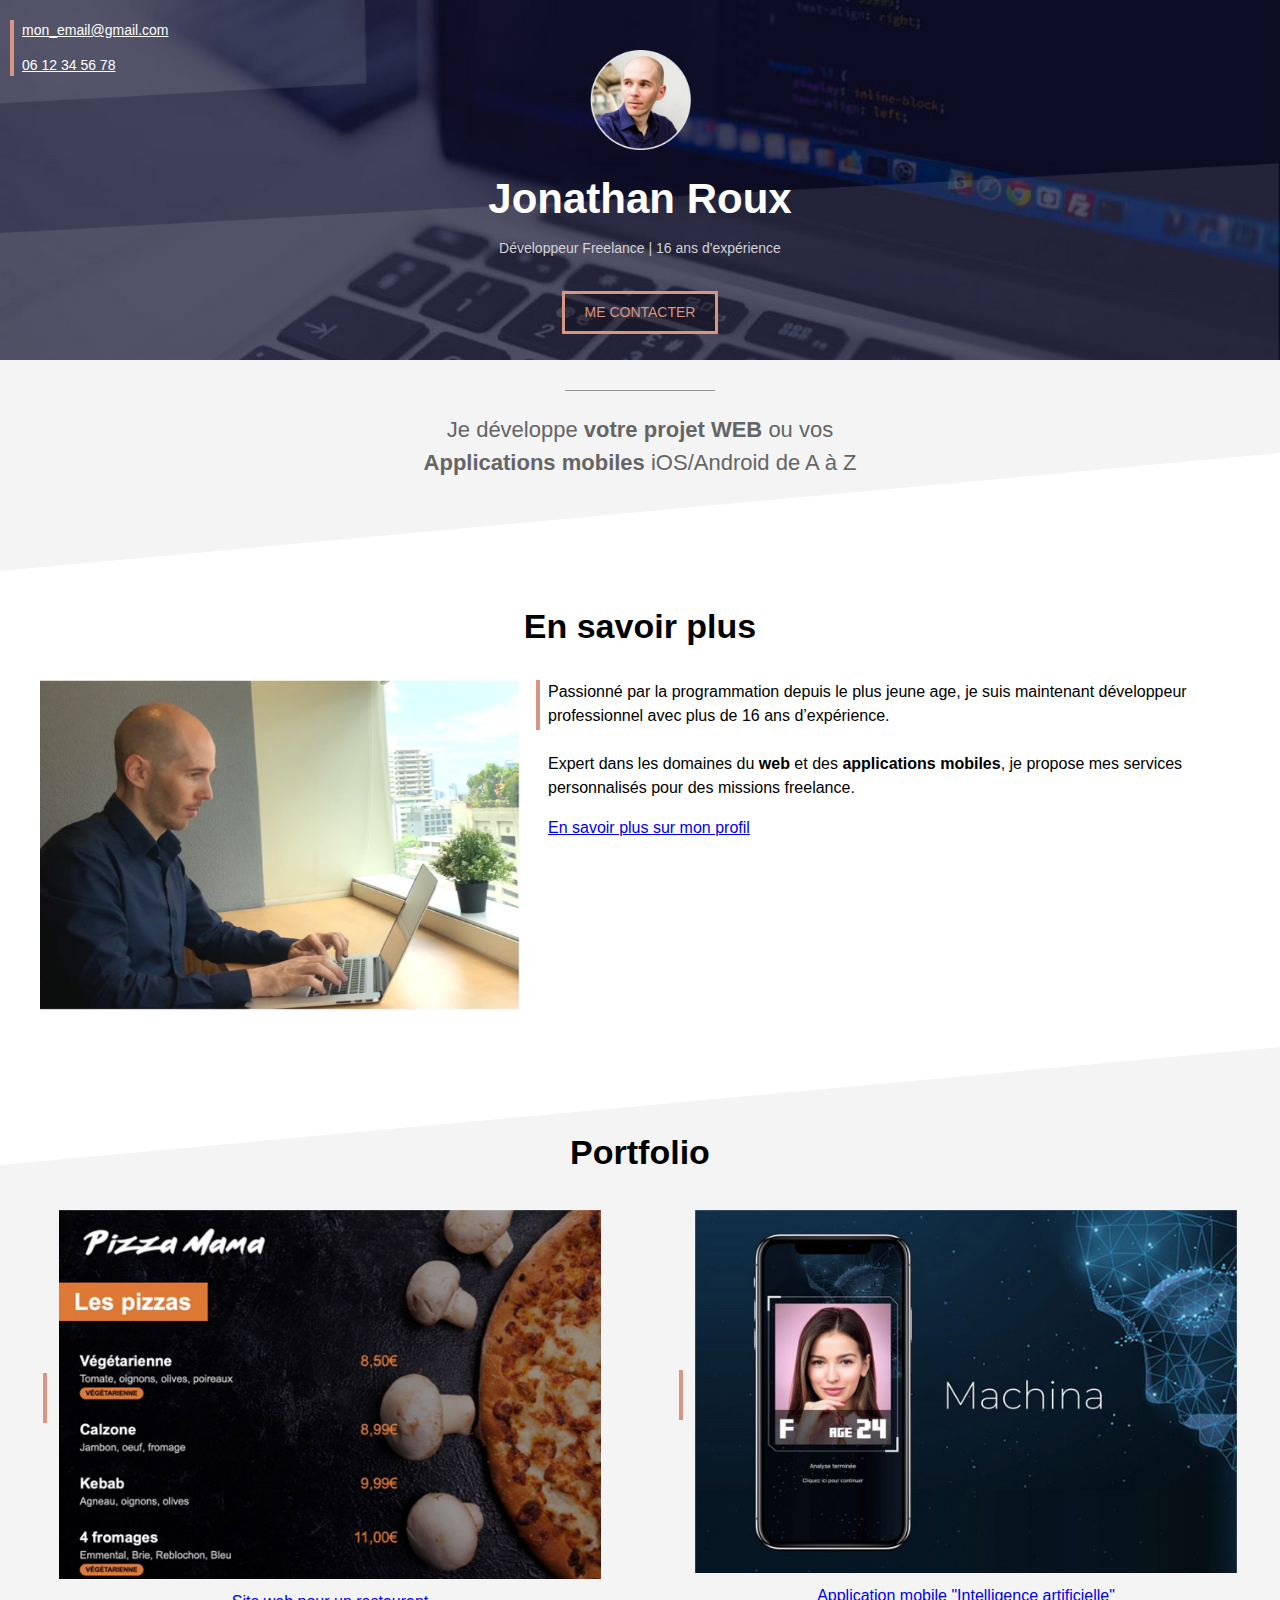
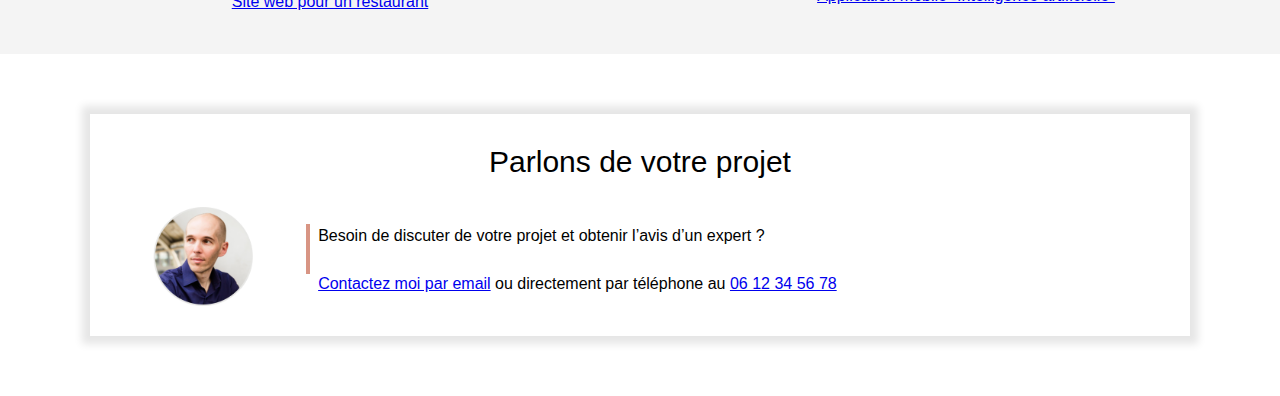
<file: 4_site_web_pro/SITE_PRO-1-INDEX/index.html>
<!DOCTYPE html>
<html lang="fr">
<head>
    <meta charset="UTF-8">
    <meta name="viewport" content="width=device-width, initial-scale=1.0">
    <title>Jonathan Roux</title>
    <link rel="stylesheet" href="style.css">
</head>
<body>
    <!-- COUVERTURE -->
    <div class="cover">
        <img class="cover-profile" src="profile.png"/>
        <h1>Jonathan Roux</h1>
        <p>Développeur Freelance | 16 ans d'expérience</p>
        
        <div style="text-align: center;">
            <a class="contact-button" href="mailto:mon_email@gmail.com?subject=Contact%20depuis%20jonathanroux.com">ME CONTACTER</a>
        </div>
        <div class="cover-contact">
            <p><a href="mailto:mon_email@gmail.com?subject=Contact%20depuis%20jonathanroux.com">mon_email@gmail.com</a></p>
            <p><a href="tel:+33612345678">06 12 34 56 78</a></p>
        </div>
    </div>

    <!-- SECTION GRISE 1 -->
    <div class="section section-grise1">
        <div class="separateur"></div>
        <p>Je développe <b>votre projet WEB</b> ou vos <b>Applications mobiles</b> iOS/Android de A à Z</p>
    </div>

    <!-- SECTION BLANCHE -->
    <div class="section">
        <h2>En savoir plus</h2>
        <img src="profile2.jpg" class="col40"/>
        <div class="col60 float-right" style="padding-left: 16px;">
            <div class="texte-avec-ligne-verticale">
                <p>Passionné par la programmation depuis le plus jeune age, je suis maintenant développeur professionnel avec plus de 16 ans d’expérience.<br><br>
                    Expert dans les domaines du <b>web</b> et des <b>applications mobiles</b>, je propose mes services personnalisés pour des missions freelance.</p>
                <a href="https://www.linkedin.com/in/rouxjonathan" target="_blank">En savoir plus sur mon profil</a>
            </div>
        </div>
        
    </div>

    <!-- SECTION GRISE 2 -->
    <div class="section section-grise2">
        <h2>Portfolio</h2>
        <table class="col-portfolio" style="display:inline-block">
            <tr>
                <td><div class="barre-verticale"></div></td>
                <td><img style="width:100%" src="project1small.jpg"></td>
            </tr>
            <tr>
                <td></td>
                <td align="center"><a href="#">Site web pour un restaurant</a></td>
            </tr>
        </table>
        <table  class="col-portfolio float-right">
            <tr>
                <td><div class="barre-verticale"></div></td>
                <td><img style="width:100%" src="project2small.jpg"></td>
            </tr>
            <tr>
                <td></td>
                <td align="center"><a href="#">Application mobile "Intelligence artificielle"</a></td>
            </tr>
        </table>
    </div>

    <!-- SECTION BLANCHE -->
    <div class="section">
        <div class="frame">
            <p class="frame-title">Parlons de votre projet</p>
            <table style="width: 100%">
                <tr>
                    <td valign="top" align="center"><img src="profile.png" style="width: 100px"></td>
                    <td>
                        <div class="texte-avec-ligne-verticale"
                        style="margin-left: 20px">
                            <p>
                                Besoin de discuter de votre projet 
                                et obtenir l’avis d’un expert ?
                                <br><br>
                                <a href="mailto:mon_email@gmail.com?subject=Contact%20depuis%20jonathanroux.com">Contactez moi par email</a> ou directement
                                par téléphone au <a href="tel:+33612345678">06 12 34 56 78</a>

                            </p>
                        </div>
                    </td>
                </tr>
            </table>

        </div>
    </div>
</body>
</html>
</file>
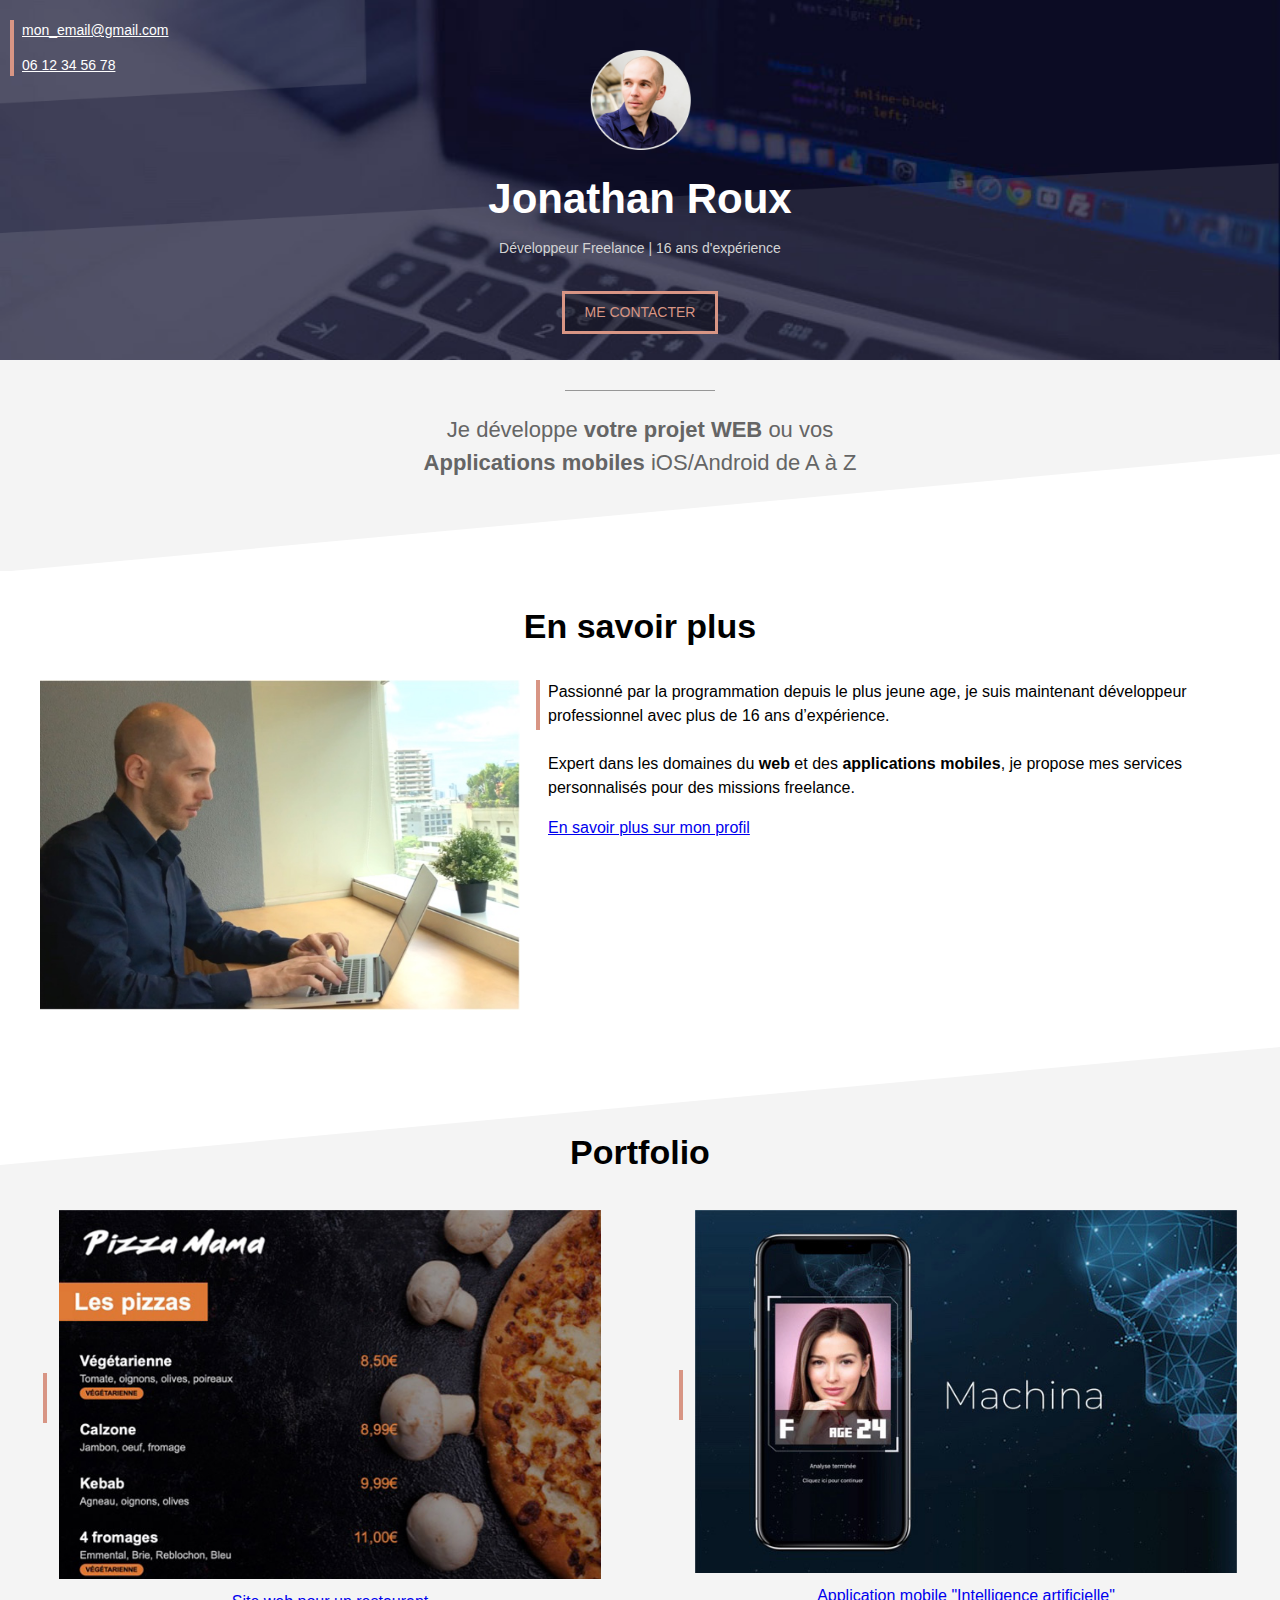
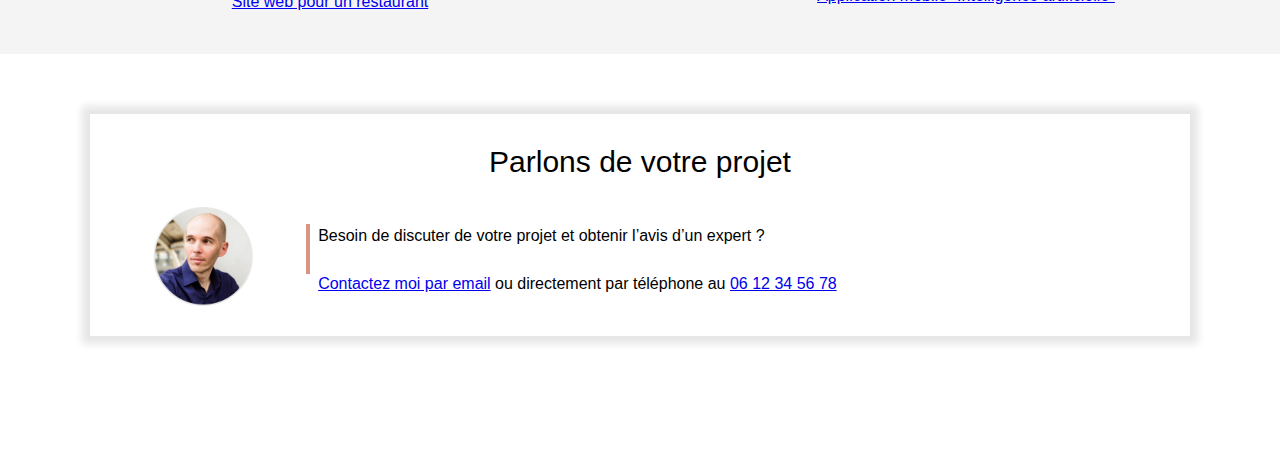
<file: 4_site_web_pro/SITE_PRO-2-PORTFOLIO/index.html>
<!DOCTYPE html>
<html lang="fr">
<head>
    <meta charset="UTF-8">
    <meta name="viewport" content="width=device-width, initial-scale=1.0">
    <title>Jonathan Roux</title>
    <link rel="stylesheet" href="style.css">
</head>
<body>
    <!-- COUVERTURE -->
    <div class="cover">
        <img class="cover-profile" src="profile.png"/>
        <h1>Jonathan Roux</h1>
        <p>Développeur Freelance | 16 ans d'expérience</p>
        
        <div style="text-align: center;">
            <a class="contact-button" href="mailto:mon_email@gmail.com?subject=Contact%20depuis%20jonathanroux.com">ME CONTACTER</a>
        </div>
        <div class="cover-contact">
            <p><a href="mailto:mon_email@gmail.com?subject=Contact%20depuis%20jonathanroux.com">mon_email@gmail.com</a></p>
            <p><a href="tel:+33612345678">06 12 34 56 78</a></p>
        </div>
    </div>

    <!-- SECTION GRISE 1 -->
    <div class="section section-grise1">
        <div class="separateur"></div>
        <p>Je développe <b>votre projet WEB</b> ou vos <b>Applications mobiles</b> iOS/Android de A à Z</p>
    </div>

    <!-- SECTION BLANCHE -->
    <div class="section">
        <h2>En savoir plus</h2>
        <img src="profile2.jpg" class="col40"/>
        <div class="col60 float-right" style="padding-left: 16px;">
            <div class="texte-avec-ligne-verticale">
                <p>Passionné par la programmation depuis le plus jeune age, je suis maintenant développeur professionnel avec plus de 16 ans d’expérience.<br><br>
                    Expert dans les domaines du <b>web</b> et des <b>applications mobiles</b>, je propose mes services personnalisés pour des missions freelance.</p>
                <a href="https://www.linkedin.com/in/rouxjonathan" target="_blank">En savoir plus sur mon profil</a>
            </div>
        </div>
        
    </div>

    <!-- SECTION GRISE 2 -->
    <div class="section section-grise2">
        <h2>Portfolio</h2>
        <table class="col-portfolio" style="display:inline-block">
            <tr>
                <td><div class="barre-verticale"></div></td>
                <td><a href="portfolio-site-restaurant.html"><img style="width:100%" src="project1small.jpg"></a></td>
            </tr>
            <tr>
                <td></td>
                <td align="center"><a href="portfolio-site-restaurant.html">Site web pour un restaurant</a></td>
            </tr>
        </table>
        <table  class="col-portfolio float-right">
            <tr>
                <td><div class="barre-verticale"></div></td>
                <td><a href="portfolio-application-mobile-ai.html"><img style="width:100%" src="project2small.jpg"></a></td>
            </tr>
            <tr>
                <td></td>
                <td align="center"><a href="portfolio-application-mobile-ai.html">Application mobile "Intelligence artificielle"</a></td>
            </tr>
        </table>
    </div>

    <!-- SECTION BLANCHE FRAME -->
    <div class="section">
        <iframe src="contact-frame.html" scrolling="no"/>
    </div>
</body>
</html>
</file>
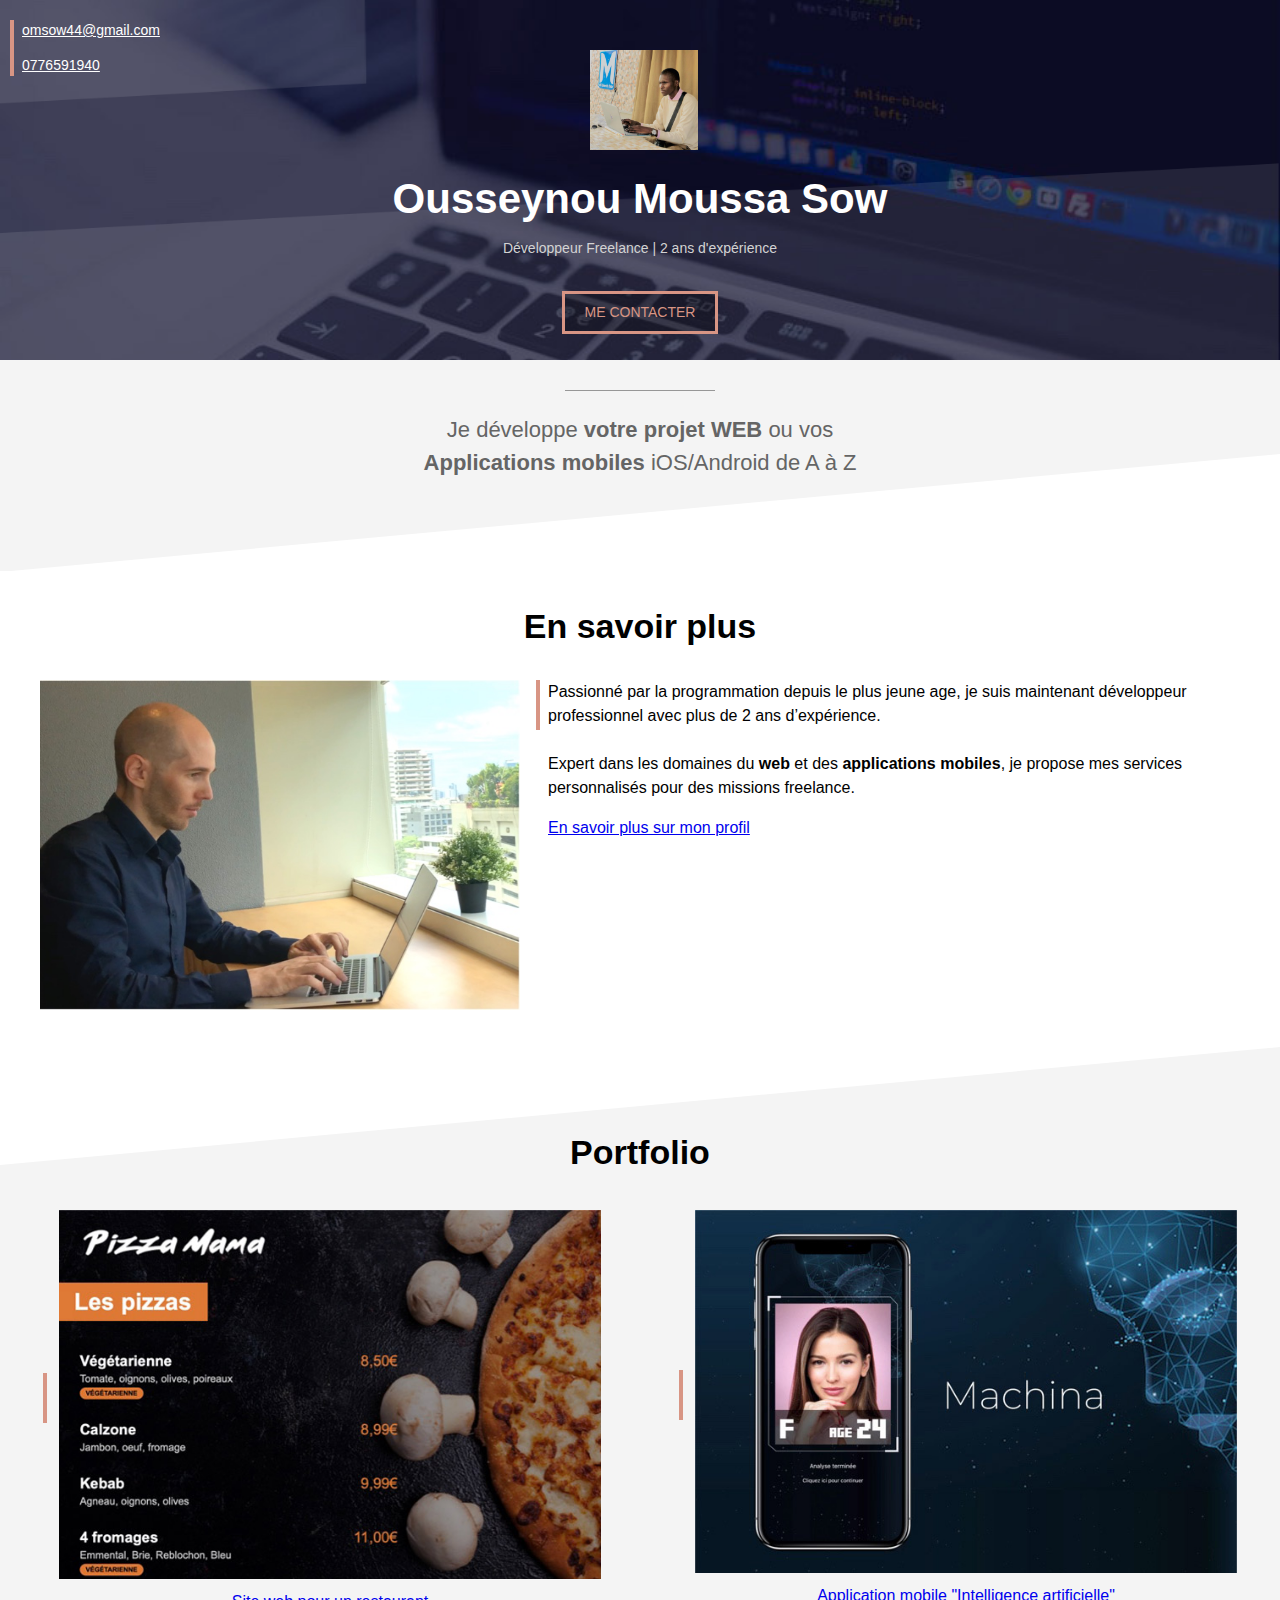
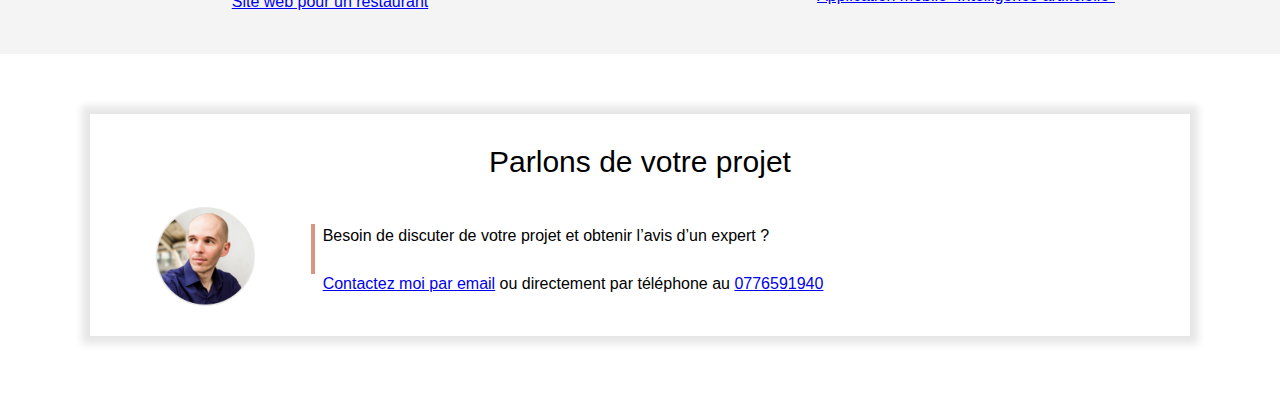
<file: 4_site_web_pro/SITE_PRO-3-RESPONSIVE/index.html>
<!DOCTYPE html>
<html lang="fr">
<head>
    <meta charset="UTF-8">
    <meta name="viewport" content="width=device-width, initial-scale=1.0">
    <title>Ousseynou Moussa Sow</title>
    <link rel="stylesheet" href="style.css">
</head>
<body>
    <!-- COUVERTURE -->
    <div class="cover">
        <img class="cover-profile" src="profil.png"/>
        <h1>Ousseynou Moussa Sow</h1>
        <p>Développeur Freelance | 2 ans d'expérience</p>
        
        <div style="text-align: center;">
            <a class="contact-button" href="mailto:omsow44@gmail.com">ME CONTACTER</a>
        </div>
        <div class="cover-contact">
            <p><a href="mailto:omsow44@gmail.com">omsow44@gmail.com</a></p>
            <p><a href="tel:+221776591940">0776591940</a></p>
        </div>
    </div>

    <!-- SECTION GRISE 1 -->
    <div class="section section-grise1">
        <div class="separateur"></div>
        <p>Je développe <b>votre projet WEB</b> ou vos <b>Applications mobiles</b> iOS/Android de A à Z</p>
    </div>

    <!-- SECTION BLANCHE -->
    <div class="section">
        <h2>En savoir plus</h2>
        <img src="profile2.jpg" class="col-contenu"/>
        <div class="col-contenu float-right">
            <div class="texte-avec-ligne-verticale">
                <p>Passionné par la programmation depuis le plus jeune age, je suis maintenant développeur professionnel avec plus de 2 ans d’expérience.<br><br>
                    Expert dans les domaines du <b>web</b> et des <b>applications mobiles</b>, je propose mes services personnalisés pour des missions freelance.</p>
                <a href="https://www.linkedin.com/in/moussa-sow-822678257/" target="_blank">En savoir plus sur mon profil</a>
            </div>
        </div>
        
    </div>

    <!-- SECTION GRISE 2 -->
    <div class="section section-grise2">
        <h2>Portfolio</h2>
        <table class="col-portfolio" style="display:inline-block">
            <tr>
                <td><div class="barre-verticale"></div></td>
                <td><a href="portfolio-site-restaurant.html"><img style="width:100%" src="project1small.jpg"></a></td>
            </tr>
            <tr>
                <td></td>
                <td align="center"><a href="portfolio-site-restaurant.html">Site web pour un restaurant</a></td>
            </tr>
        </table>
        <table  class="col-portfolio float-right">
            <tr>
                <td><div class="barre-verticale"></div></td>
                <td><a href="portfolio-application-mobile-ai.html"><img style="width:100%" src="project2small.jpg"></a></td>
            </tr>
            <tr>
                <td></td>
                <td align="center"><a href="portfolio-application-mobile-ai.html">Application mobile "Intelligence artificielle"</a></td>
            </tr>
        </table>
    </div>

    <!-- SECTION BLANCHE FRAME -->
    <iframe src="contact-frame.html" scrolling="no"/>
</body>
</html>
</file>
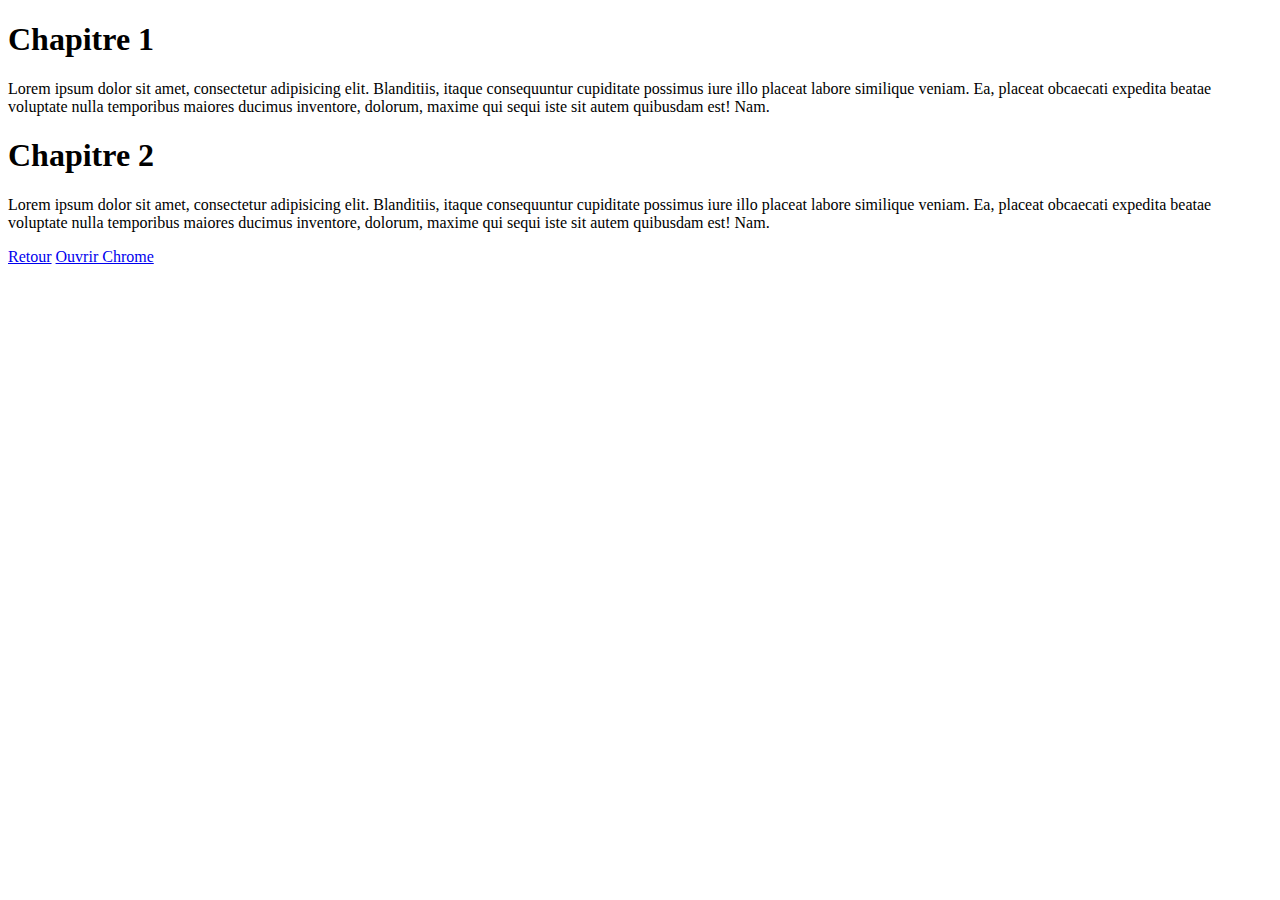
<file: 4_site_web_pro/SITE_PRO-1-INDEX/contact.html>
<!DOCTYPE html>
<html lang="en">
<head>
    <meta charset="UTF-8">
    <meta http-equiv="X-UA-Compatible" content="IE=edge">
    <meta name="viewport" content="width=device-width, initial-scale=1.0">
    <title>Document</title>
</head>
<body>
    <h1>Chapitre 1</h1>
    <p> Lorem ipsum dolor sit amet, consectetur adipisicing elit. Blanditiis, itaque consequuntur cupiditate possimus iure illo placeat labore similique veniam. Ea, placeat obcaecati expedita beatae voluptate nulla temporibus maiores ducimus inventore, dolorum, maxime qui sequi iste sit autem quibusdam est! Nam.</p> 
    <h1>Chapitre 2</h1>
    <p> Lorem ipsum dolor sit amet, consectetur adipisicing elit. Blanditiis, itaque consequuntur cupiditate possimus iure illo placeat labore similique veniam. Ea, placeat obcaecati expedita beatae voluptate nulla temporibus maiores ducimus inventore, dolorum, maxime qui sequi iste sit autem quibusdam est! Nam.</p> 
    <a href="Cours.html">Retour</a>
    <a href="https://www.oogle.com" target="_blank">Ouvrir Chrome</a>
</body>
</html>
</file>
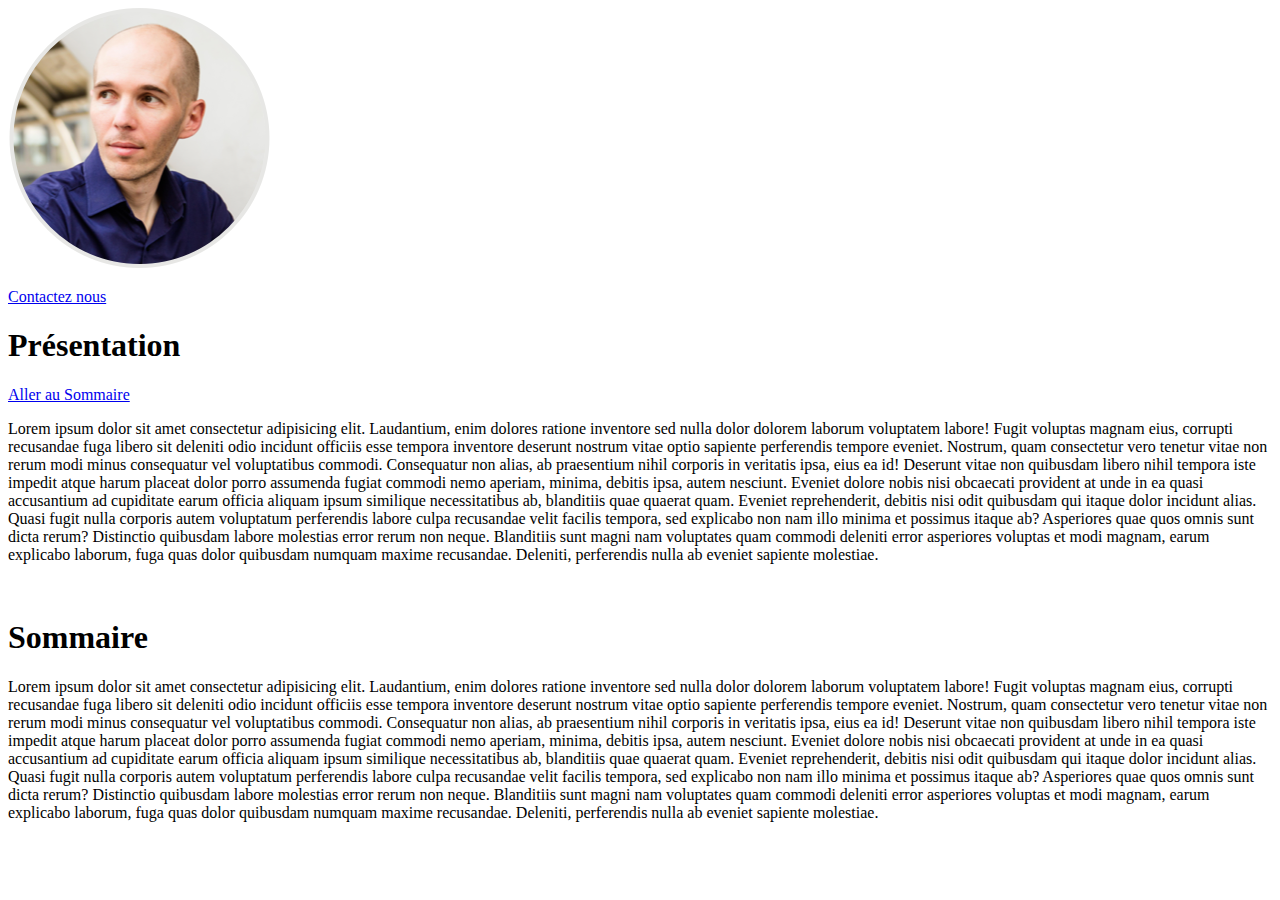
<file: 4_site_web_pro/SITE_PRO-1-INDEX/Cours.html>
<!DOCTYPE html>
<html lang="fr">
<head>
    <meta charset="UTF-8">
    <meta http-equiv="X-UA-Compatible" content="IE=edge">
    <meta name="viewport" content="width=device-width, initial-scale=1.0">
    <title>Mon programme</title>
</head>
<body>
    <img src="profile.png">
    <p>    <a href="contact.html">Contactez nous</a>
    </p>
    <h1>Présentation</h1>
    <a href="#sommaire">Aller au Sommaire</a>
    <p>Lorem ipsum dolor sit amet consectetur adipisicing elit. Laudantium, enim dolores ratione inventore sed nulla dolor dolorem laborum voluptatem labore! Fugit voluptas magnam eius, corrupti recusandae fuga libero sit deleniti odio incidunt officiis esse tempora inventore deserunt nostrum vitae optio sapiente perferendis tempore eveniet. Nostrum, quam consectetur vero tenetur vitae non rerum modi minus consequatur vel voluptatibus commodi. Consequatur non alias, ab praesentium nihil corporis in veritatis ipsa, eius ea id! Deserunt vitae non quibusdam libero nihil tempora iste impedit atque harum placeat dolor porro assumenda fugiat commodi nemo aperiam, minima, debitis ipsa, autem nesciunt. Eveniet dolore nobis nisi obcaecati provident at unde in ea quasi accusantium ad cupiditate earum officia aliquam ipsum similique necessitatibus ab, blanditiis quae quaerat quam. Eveniet reprehenderit, debitis nisi odit quibusdam qui itaque dolor incidunt alias. Quasi fugit nulla corporis autem voluptatum perferendis labore culpa recusandae velit facilis tempora, sed explicabo non nam illo minima et possimus itaque ab? Asperiores quae quos omnis sunt dicta rerum? Distinctio quibusdam labore molestias error rerum non neque. Blanditiis sunt magni nam voluptates quam commodi deleniti error asperiores voluptas et modi magnam, earum explicabo laborum, fuga quas dolor quibusdam numquam maxime recusandae. Deleniti, perferendis nulla ab eveniet sapiente molestiae.</p>
      <br>
    <h1 id="sommaire">Sommaire</h1>
    <p>Lorem ipsum dolor sit amet consectetur adipisicing elit. Laudantium, enim dolores ratione inventore sed nulla dolor dolorem laborum voluptatem labore! Fugit voluptas magnam eius, corrupti recusandae fuga libero sit deleniti odio incidunt officiis esse tempora inventore deserunt nostrum vitae optio sapiente perferendis tempore eveniet. Nostrum, quam consectetur vero tenetur vitae non rerum modi minus consequatur vel voluptatibus commodi. Consequatur non alias, ab praesentium nihil corporis in veritatis ipsa, eius ea id! Deserunt vitae non quibusdam libero nihil tempora iste impedit atque harum placeat dolor porro assumenda fugiat commodi nemo aperiam, minima, debitis ipsa, autem nesciunt. Eveniet dolore nobis nisi obcaecati provident at unde in ea quasi accusantium ad cupiditate earum officia aliquam ipsum similique necessitatibus ab, blanditiis quae quaerat quam. Eveniet reprehenderit, debitis nisi odit quibusdam qui itaque dolor incidunt alias. Quasi fugit nulla corporis autem voluptatum perferendis labore culpa recusandae velit facilis tempora, sed explicabo non nam illo minima et possimus itaque ab? Asperiores quae quos omnis sunt dicta rerum? Distinctio quibusdam labore molestias error rerum non neque. Blanditiis sunt magni nam voluptates quam commodi deleniti error asperiores voluptas et modi magnam, earum explicabo laborum, fuga quas dolor quibusdam numquam maxime recusandae. Deleniti, perferendis nulla ab eveniet sapiente molestiae.</p>
   
        
       
</body>
</html>
</file>
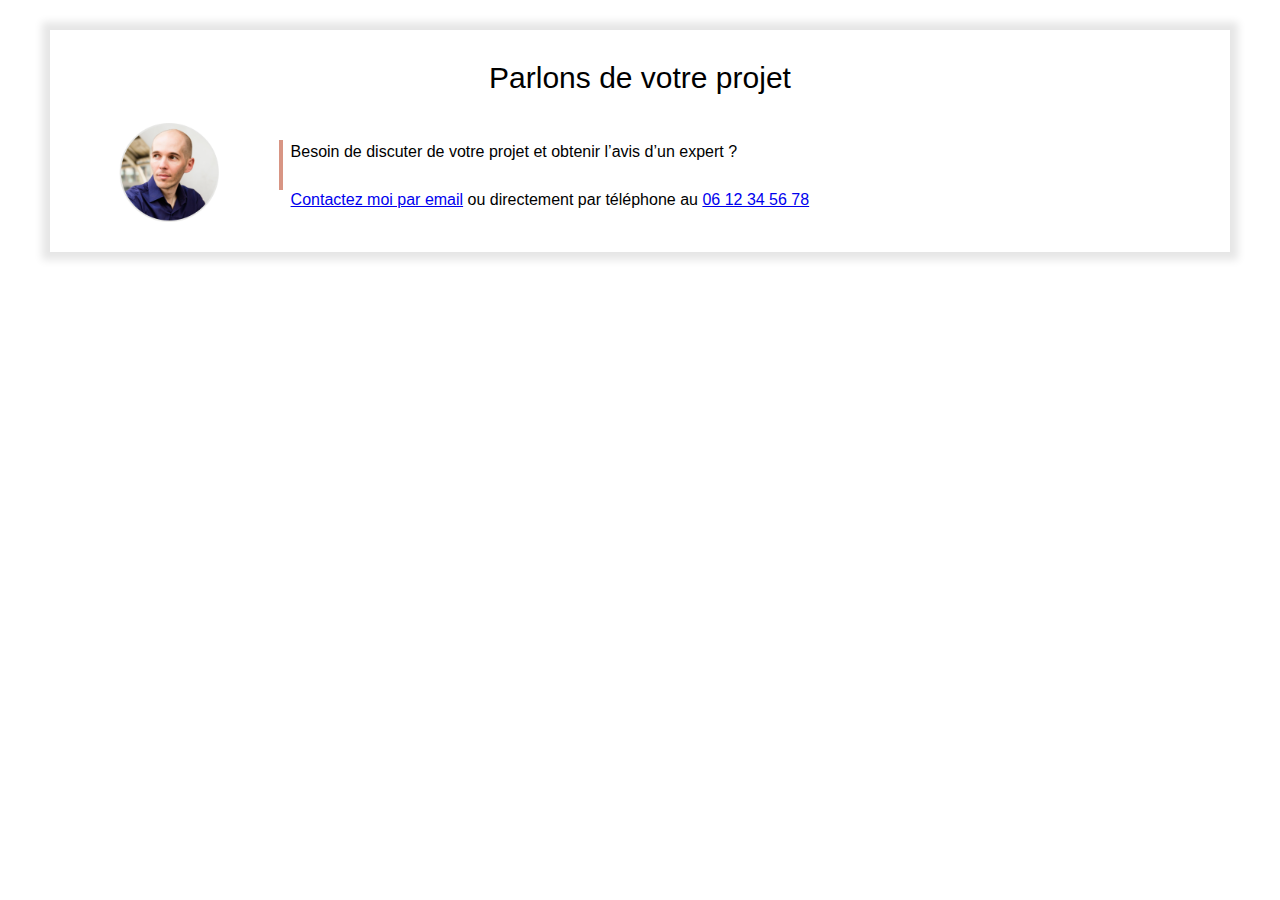
<file: 4_site_web_pro/SITE_PRO-2-PORTFOLIO/contact-frame.html>
<!DOCTYPE html>
<html lang="fr">
<head>
    <meta charset="UTF-8">
    <meta name="viewport" content="width=device-width, initial-scale=1.0">
    <link rel="stylesheet" href="style.css">
</head>
<body>
    <div class="frame">
        <p class="frame-title">Parlons de votre projet</p>
        <table style="width: 100%">
            <tr>
                <td valign="top" align="center"><img src="profile.png" style="width: 100px"></td>
                <td>
                    <div class="texte-avec-ligne-verticale"
                    style="margin-left: 20px">
                        <p>
                            Besoin de discuter de votre projet 
                            et obtenir l’avis d’un expert ?
                            <br><br>
                            <a href="mailto:mon_email@gmail.com?subject=Contact%20depuis%20jonathanroux.com">Contactez moi par email</a> ou directement
                            par téléphone au <a href="tel:+33612345678">06 12 34 56 78</a>

                        </p>
                    </div>
                </td>
            </tr>
        </table>

    </div>
</body>
</file>
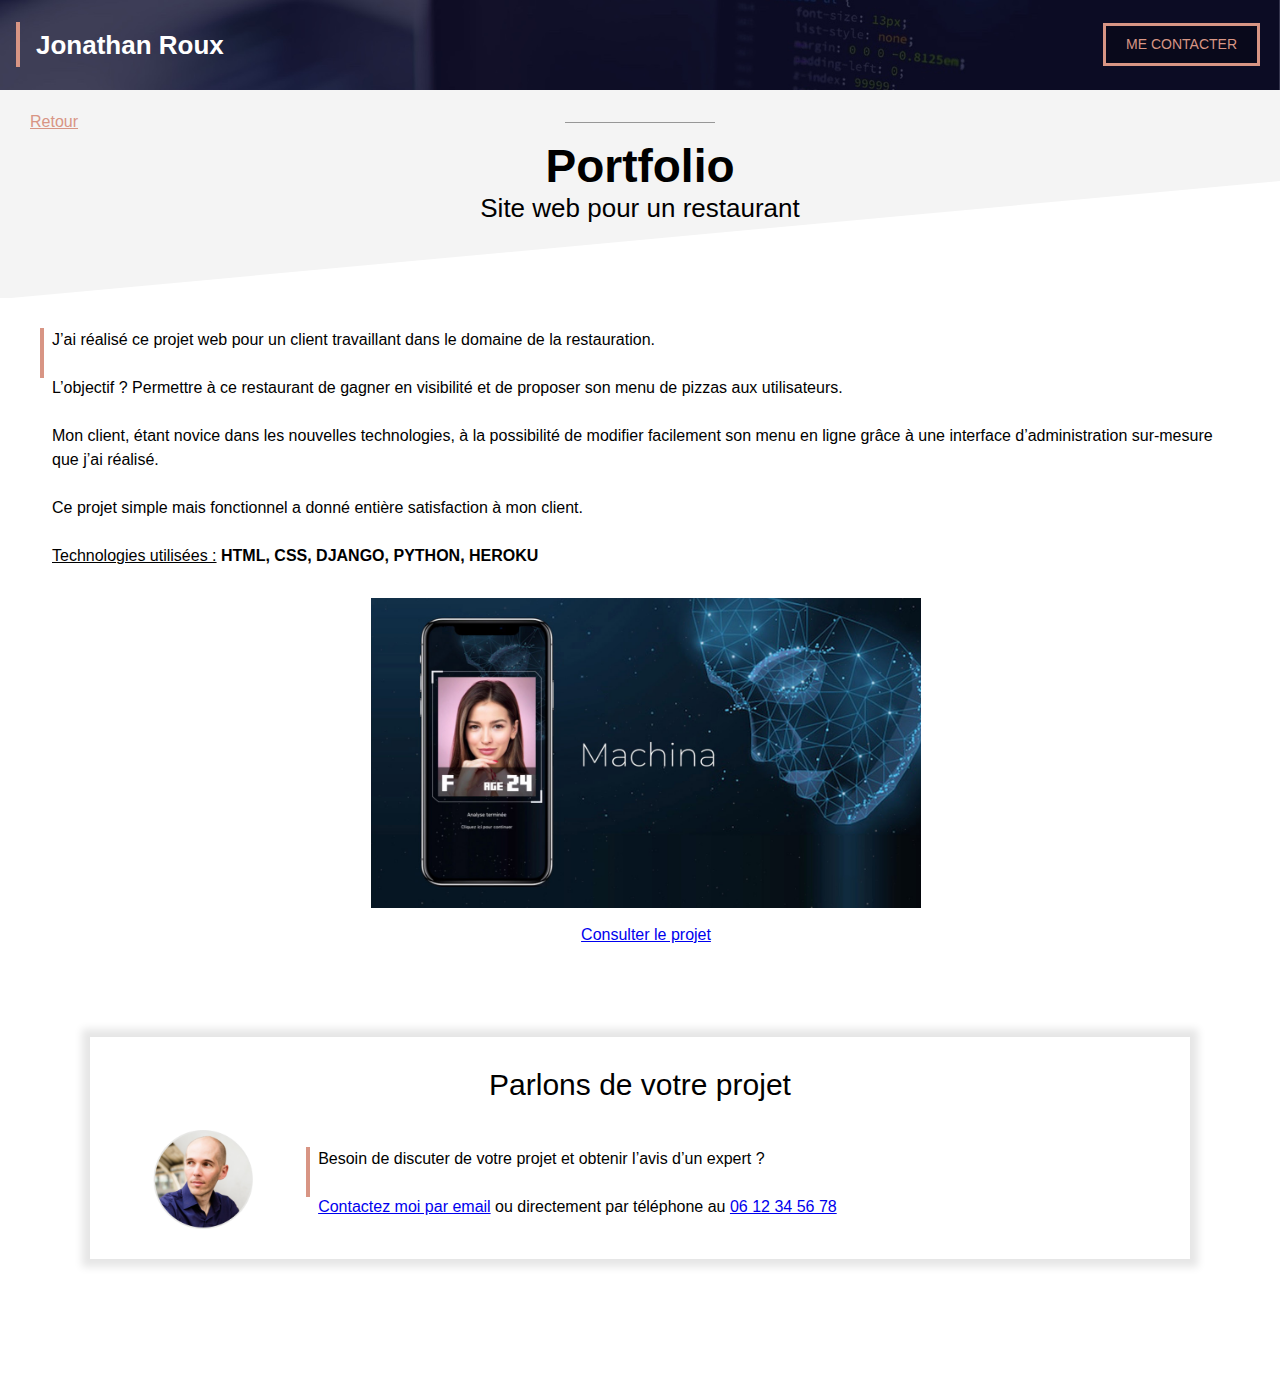
<file: 4_site_web_pro/SITE_PRO-2-PORTFOLIO/portfolio-application-mobile-ai.html>
<!DOCTYPE html>
<html lang="fr">
<head>
    <meta charset="UTF-8">
    <meta name="viewport" content="width=device-width, initial-scale=1.0">
    <title>Application Mobile</title>
    <link rel="stylesheet" href="style.css">
</head>
<body>

    <!-- HEADER -->
    <div class="portfolio-header">
        <div class="texte-avec-ligne-verticale"
        style="margin-left: 16px; margin-top: 22px; height: 45px">
            <p class="portfolio-header-title">Jonathan Roux</p>
        </div>
        <a class="contact-button"
            style="position: absolute; right: 20px; top:5px;"
        href="mailto:mon_email@gmail.com?subject=Contact%20depuis%20jonathanroux.com">ME CONTACTER</a>

    </div>

    <!-- SECTION GRISE TITRE -->
    <div class="section section-grise1" style="padding-top:20px">
        <a class="portfolio-back" href="index.html">Retour</a>
        <div class="separateur" style="margin-top:-12px;"></div>
        <h1 class="portfolio">Portfolio</h1>
        <h2 class="portfolio">Site web pour un restaurant</h2>
    </div>

    <!-- SECTION CONTENU -->
    <div class="section">
        <div class="texte-avec-ligne-verticale">
            <p>
                J’ai réalisé ce projet web pour un client travaillant dans le domaine de la restauration.
                <br><br>
                L’objectif ? Permettre à ce restaurant de gagner en visibilité et de proposer son menu de pizzas aux utilisateurs.
                <br><br>
                Mon client, étant novice dans les nouvelles technologies, à la possibilité de modifier facilement son menu en ligne grâce à une interface d’administration sur-mesure que j’ai réalisé.
                <br><br>
                Ce projet simple mais fonctionnel a donné entière satisfaction à mon client.
                <br><br>
                <u>Technologies utilisées :</u> <b>HTML, CSS, DJANGO, PYTHON, HEROKU</b>

            </p>
            <div style="text-align: center; margin-top: 30px">
                <a href="https://jrpizzamamadjango2.herokuapp.com"><img class="portfolio" src="project2.jpg"></a>
                <a style="display: block; margin-top: 8px;" href="https://jrpizzamamadjango2.herokuapp.com">Consulter le projet</a>
            </div>
        </div>
    </div>

    <!-- FRAME -->
    <div class="section">
        <iframe src="contact-frame.html" scrolling="no"/>
    </div>    
</body>
</html>
</file>
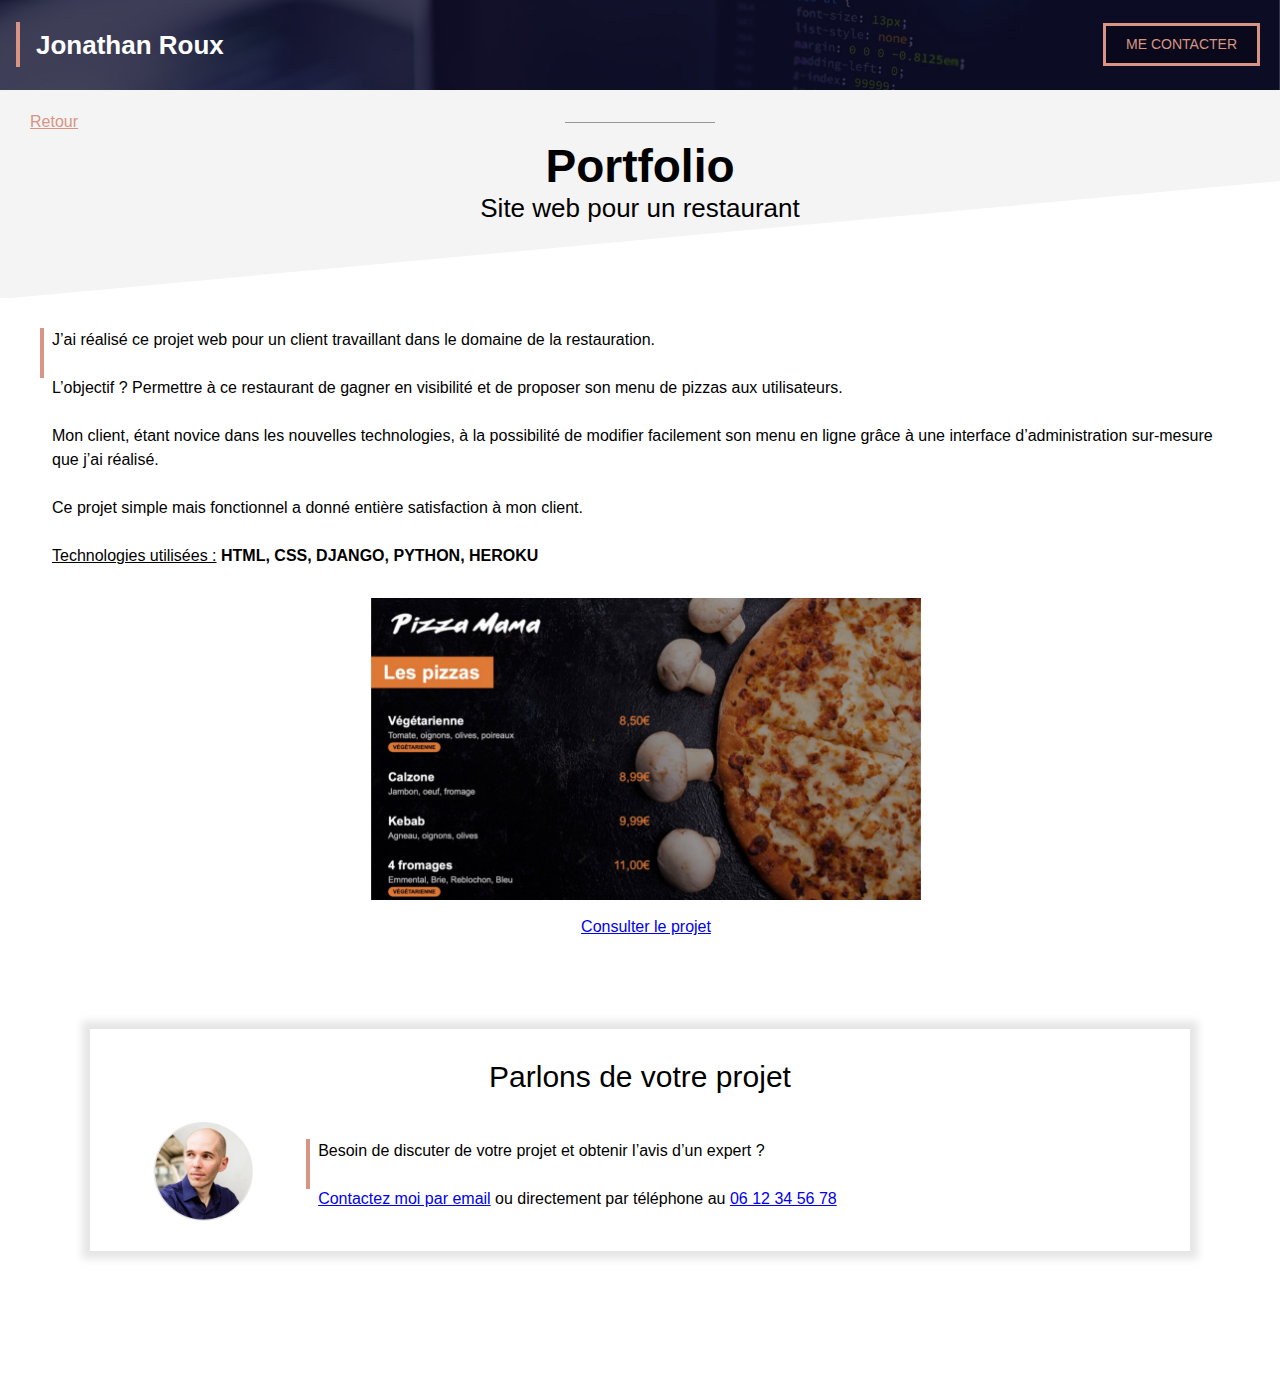
<file: 4_site_web_pro/SITE_PRO-2-PORTFOLIO/portfolio-site-restaurant.html>
<!DOCTYPE html>
<html lang="fr">
<head>
    <meta charset="UTF-8">
    <meta name="viewport" content="width=device-width, initial-scale=1.0">
    <title>Site web de restaurant</title>
    <link rel="stylesheet" href="style.css">
</head>
<body>

    <!-- HEADER -->
    <div class="portfolio-header">
        <div class="texte-avec-ligne-verticale"
        style="margin-left: 16px; margin-top: 22px; height: 45px">
            <p class="portfolio-header-title">Jonathan Roux</p>
        </div>
        <a class="contact-button"
            style="position: absolute; right: 20px; top:5px;"
        href="mailto:mon_email@gmail.com?subject=Contact%20depuis%20jonathanroux.com">ME CONTACTER</a>

    </div>

    <!-- SECTION GRISE TITRE -->
    <div class="section section-grise1" style="padding-top:20px">
        <a class="portfolio-back" href="index.html">Retour</a>
        <div class="separateur" style="margin-top:-12px;"></div>
        <h1 class="portfolio">Portfolio</h1>
        <h2 class="portfolio">Site web pour un restaurant</h2>
    </div>

    <!-- SECTION CONTENU -->
    <div class="section">
        <div class="texte-avec-ligne-verticale">
            <p>
                J’ai réalisé ce projet web pour un client travaillant dans le domaine de la restauration.
                <br><br>
                L’objectif ? Permettre à ce restaurant de gagner en visibilité et de proposer son menu de pizzas aux utilisateurs.
                <br><br>
                Mon client, étant novice dans les nouvelles technologies, à la possibilité de modifier facilement son menu en ligne grâce à une interface d’administration sur-mesure que j’ai réalisé.
                <br><br>
                Ce projet simple mais fonctionnel a donné entière satisfaction à mon client.
                <br><br>
                <u>Technologies utilisées :</u> <b>HTML, CSS, DJANGO, PYTHON, HEROKU</b>

            </p>
            <div style="text-align: center; margin-top: 30px">
                <a href="https://jrpizzamamadjango2.herokuapp.com"><img class="portfolio" src="project1.jpg"></a>
                <a style="display: block; margin-top: 8px;" href="https://jrpizzamamadjango2.herokuapp.com">Consulter le projet</a>
            </div>
        </div>
    </div>

    <!-- FRAME -->
    <div class="section">
        <iframe src="contact-frame.html" scrolling="no"/>
    </div>    
</body>
</html>
</file>
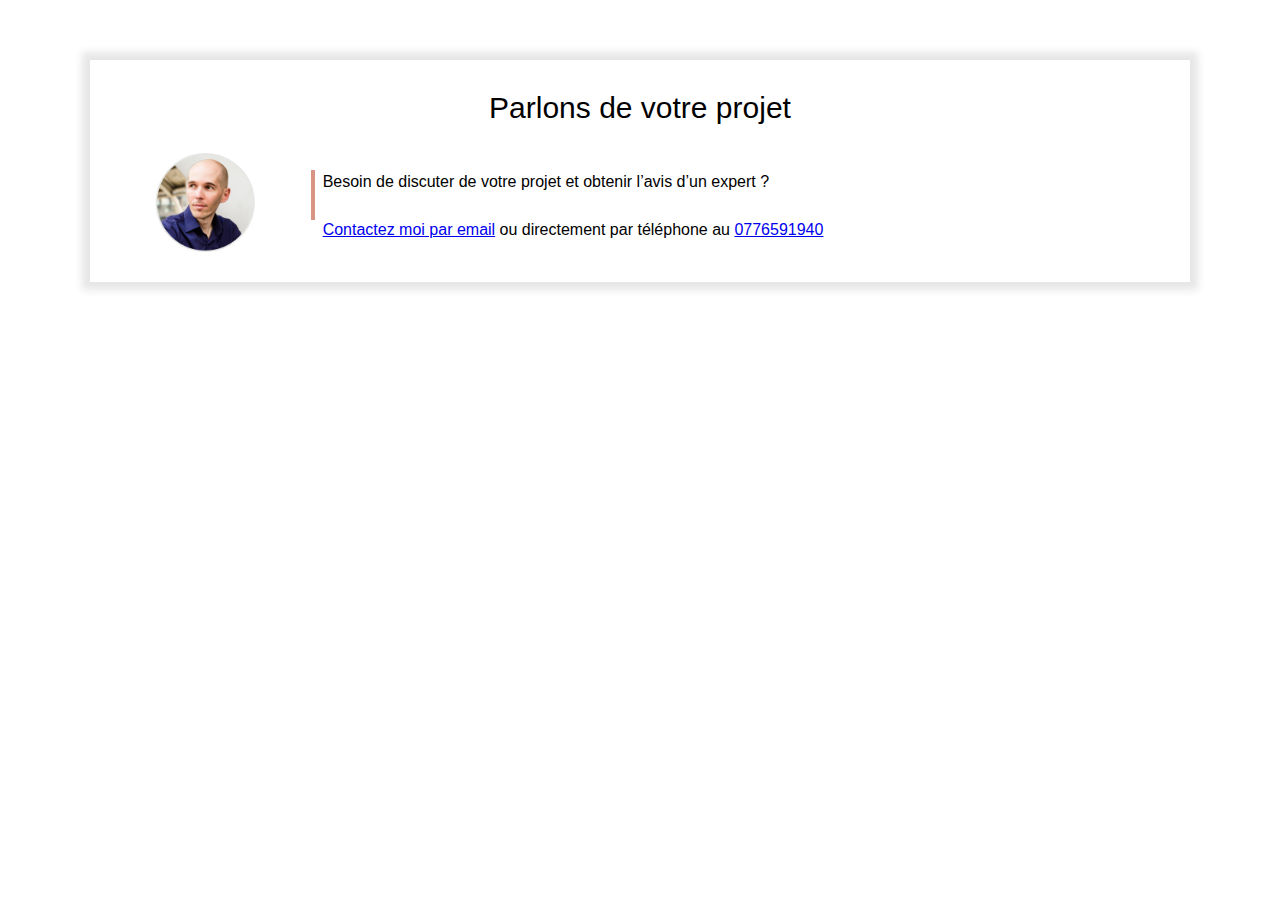
<file: 4_site_web_pro/SITE_PRO-3-RESPONSIVE/contact-frame.html>
<!DOCTYPE html>
<html lang="fr">
<head>
    <meta charset="UTF-8">
    <meta name="viewport" content="width=device-width, initial-scale=1.0">
    <link rel="stylesheet" href="style.css">
</head>
<body>
    <div class="section">
        <div class="separateur display-mobile" style="margin-bottom:15px;"></div>
    <div class="frame">
        <p class="frame-title">Parlons de votre projet</p>
        <table style="width: 100%">
            <tr>
                <td valign="top" align="center"><img src="profile.png"></td>
                <td>
                    <div class="texte-avec-ligne-verticale"
                    style="margin-left: 20px">
                        <p>
                            Besoin de discuter de votre projet 
                            et obtenir l’avis d’un expert ?
                            <br><br>
                            <a href="mailto:omsow44@gmail.com">Contactez moi par email</a> ou directement
                            par téléphone au <a href="tel:+221776591940">0776591940</a>

                        </p>
                    </div>
                </td>
            </tr>
        </table>

    </div>
</div>
</body>
</file>
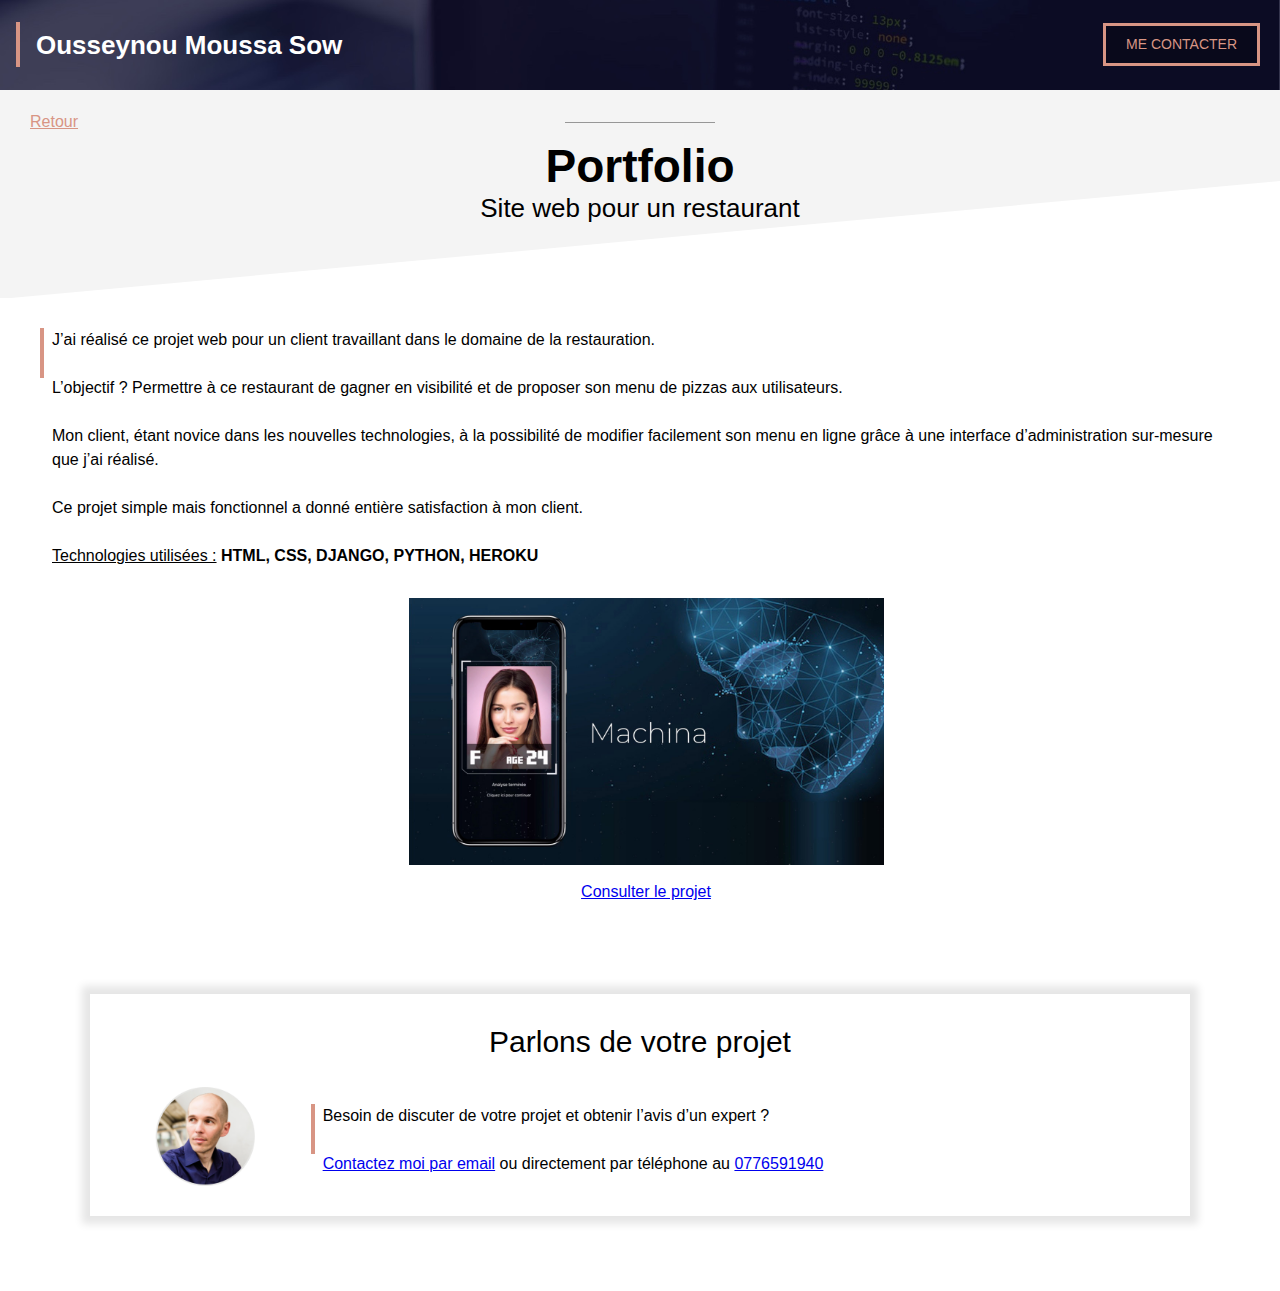
<file: 4_site_web_pro/SITE_PRO-3-RESPONSIVE/portfolio-application-mobile-ai.html>
<!DOCTYPE html>
<html lang="fr">
<head>
    <meta charset="UTF-8">
    <meta name="viewport" content="width=device-width, initial-scale=1.0">
    <title>Application Mobile</title>
    <link rel="stylesheet" href="style.css">
</head>
<body>

    <!-- HEADER -->
    <div class="portfolio-header">
        <div class="texte-avec-ligne-verticale"
        style="margin-left: 16px; margin-top: 22px; height: 45px">
            <p class="portfolio-header-title">Ousseynou Moussa Sow</p>
        </div>
        <a class="contact-button"
            style="position: absolute; right: 20px; top:5px;"
        href="mailto:omsow44@gmail.com">ME CONTACTER</a>

    </div>

    <!-- SECTION GRISE TITRE -->
    <div class="section section-grise1" style="padding-top:20px">
        <a class="portfolio-back" href="index.html">Retour</a>
        <div class="separateur" style="margin-top:-12px;"></div>
        <h1 class="portfolio">Portfolio</h1>
        <h2 class="portfolio">Site web pour un restaurant</h2>
    </div>

    <!-- SECTION CONTENU -->
    <div class="section">
        <div class="texte-avec-ligne-verticale">
            <p>
                J’ai réalisé ce projet web pour un client travaillant dans le domaine de la restauration.
                <br><br>
                L’objectif ? Permettre à ce restaurant de gagner en visibilité et de proposer son menu de pizzas aux utilisateurs.
                <br><br>
                Mon client, étant novice dans les nouvelles technologies, à la possibilité de modifier facilement son menu en ligne grâce à une interface d’administration sur-mesure que j’ai réalisé.
                <br><br>
                Ce projet simple mais fonctionnel a donné entière satisfaction à mon client.
                <br><br>
                <u>Technologies utilisées :</u> <b>HTML, CSS, DJANGO, PYTHON, HEROKU</b>

            </p>
            <div style="text-align: center; margin-top: 30px">
                <a href="https://jrpizzamamadjango2.herokuapp.com"><img class="portfolio" src="project2.jpg"></a>
                <a style="display: block; margin-top: 8px;" href="https://jrpizzamamadjango2.herokuapp.com">Consulter le projet</a>
            </div>
        </div>
    </div>

    <!-- FRAME -->
        <iframe src="contact-frame.html" scrolling="no"/>  
</body>
</html>
</file>
<file: 4_site_web_pro/SITE_PRO-1-INDEX/style.css>
* {
    box-sizing: border-box;
}


:root {
    --color1: #D89584;
    --color2: #F4F4F4;
}

body {
    margin: 0;
    font-family: Arial;
    line-height: 1.5;
}

div.cover {
    background: url(cover_overlay.png) no-repeat center/100% 100%,url(cover.jpg) no-repeat center/cover;
    height: 360px;
    position: relative;
}

img.cover-profile {
    height: 100px;
    position: relative;
    left: 50%;
    margin-left: -50px;
    margin-top: 50px;
}

h1 {
    color: white;
    text-align: center;
    font-size: 42px;
    margin-top: 10px;
    margin-bottom: 0px;
}

div.cover p {
    color: lightgray;
    text-align: center;
    margin-top: 8px;
    font-size: 14px;
}

div.cover-contact {
    /* background-color: #FF000080; */
    position: absolute;
    top: 20px;
    left: 10px;
    border-left: 4px solid var(--color1);
    padding-left: 8px;
}

div.cover-contact p {
    text-align: left;
    margin-top: 0px;
    margin-bottom: 0px;
}

div.cover-contact p:first-child {
    margin-bottom: 14px;
}

div.cover-contact * {
    
    color: white;
    font-size: 14px;
}

a.contact-button {
    color: var(--color1);
    border: 3px solid var(--color1);
    padding: 8px 20px;
    text-decoration: none;
    background-color: #00000040;
    display: inline-block;
    margin-top: 18px;
    font-size: 14px;
}

a.contact-button:hover {
    color: white;
    border: 3px solid white;
}

.section {
    padding-left: 40px;
    padding-right: 40px;
    padding-top: 30px;
    padding-bottom: 30px;
    overflow: auto;
}

div.section-grise1 {
    background: url(triangle2white.svg) no-repeat center bottom/100%;
    background-color: var(--color2);
    padding-bottom: 70px;
}

div.section-grise2 {
    background: url(triangle1white.svg) no-repeat center top/100%;
    background-color: var(--color2);
    padding-top: 80px;
}

h2 {
    text-align: center;
    font-size: 34px;
    margin-top: 0px;
}

div.separateur {
    background-color: #979797;
    height: 1px;
    width: 150px;
    position: relative;
    left: 50%;
    margin-left: -75px;
}

div.section-grise1 p {
    font-size: 22px;
    color: #656565;
    text-align: center;
    max-width: 450px;
    margin-left: auto;
    margin-right: auto;
}

.col40 {
    width: 40%;
}

.col60 {
    width: 60%;
}

.float-right {
    float: right;
}

div.texte-avec-ligne-verticale {
    border-left: 4px solid var(--color1);
    padding-left: 8px;
    height: 50px;
    display: inline-block;
}

div.texte-avec-ligne-verticale p {
    margin-top: 0;
}

div.barre-verticale {
    height: 50px;
    width: 4px;
    background-color: var(--color1);
    margin-right: 8px;
}

.col-portfolio {
    width: 47%;

}

div.frame {
    margin: 30px 50px;
    padding: 20px 30px;
    background-color: white;
    box-shadow: 0px 0px 8px 8px rgba(0, 0, 0, 0.1);

}

p.frame-title {
    font-size: 30px;
    margin-top: 5px;
    margin-bottom: 20px;
    text-align: center;
}
</file>
<file: 4_site_web_pro/SITE_PRO-2-PORTFOLIO/style.css>
* {
    box-sizing: border-box;
}


:root {
    --color1: #D89584;
    --color2: #F4F4F4;
}

body {
    margin: 0;
    font-family: Arial;
    line-height: 1.5;
}

iframe {
    width: 100%;
    border: none;
    height: 350px;
}

div.cover {
    background: url(cover_overlay.png) no-repeat center/100% 100%,url(cover.jpg) no-repeat center/cover;
    height: 360px;
    position: relative;
}

img.cover-profile {
    height: 100px;
    position: relative;
    left: 50%;
    margin-left: -50px;
    margin-top: 50px;
}

h1 {
    color: white;
    text-align: center;
    font-size: 42px;
    margin-top: 10px;
    margin-bottom: 0px;
}

div.cover p {
    color: lightgray;
    text-align: center;
    margin-top: 8px;
    font-size: 14px;
}

div.cover-contact {
    /* background-color: #FF000080; */
    position: absolute;
    top: 20px;
    left: 10px;
    border-left: 4px solid var(--color1);
    padding-left: 8px;
}

div.cover-contact p {
    text-align: left;
    margin-top: 0px;
    margin-bottom: 0px;
}

div.cover-contact p:first-child {
    margin-bottom: 14px;
}

div.cover-contact * {
    color: white;
    font-size: 14px;
}

a.contact-button {
    color: var(--color1);
    border: 3px solid var(--color1);
    padding: 8px 20px;
    text-decoration: none;
    background-color: #00000040;
    display: inline-block;
    margin-top: 18px;
    font-size: 14px;
}

a.contact-button:hover {
    color: white;
    border: 3px solid white;
}

.section {
    padding-left: 40px;
    padding-right: 40px;
    padding-top: 30px;
    padding-bottom: 30px;
    overflow: auto;
}

div.section-grise1 {
    background: url(triangle2white.svg) no-repeat center bottom -1px/100%;
    background-color: var(--color2);
    padding-bottom: 70px;
}

div.section-grise2 {
    background: url(triangle1white.svg) no-repeat center top/100%;
    background-color: var(--color2);
    padding-top: 80px;
}

h2 {
    text-align: center;
    font-size: 34px;
    margin-top: 0px;
}

div.separateur {
    background-color: #979797;
    height: 1px;
    width: 150px;
    position: relative;
    left: 50%;
    margin-left: -75px;
}

div.section-grise1 p {
    font-size: 22px;
    color: #656565;
    text-align: center;
    max-width: 450px;
    margin-left: auto;
    margin-right: auto;
}

.col40 {
    width: 40%;
}

.col60 {
    width: 60%;
}

.float-right {
    float: right;
}

div.texte-avec-ligne-verticale {
    border-left: 4px solid var(--color1);
    padding-left: 8px;
    height: 50px;
    display: inline-block;
}

div.texte-avec-ligne-verticale p {
    margin-top: 0;
}

div.barre-verticale {
    height: 50px;
    width: 4px;
    background-color: var(--color1);
    margin-right: 8px;
}

.col-portfolio {
    width: 47%;

}

div.frame {
    margin: 30px 50px;
    padding: 20px 30px;
    background-color: white;
    box-shadow: 0px 0px 8px 8px rgba(0, 0, 0, 0.1);

}

p.frame-title {
    font-size: 30px;
    margin-top: 5px;
    margin-bottom: 20px;
    text-align: center;
}

/* PORTFOLIO */
.portfolio-header {
    height: 90px;
    background: url(header.jpg) no-repeat center/cover;
    position: relative;
}

.portfolio-header-title {
    font-size: 26px;
    font-weight: bold;
    color: white;
    padding-top: 4px;
    padding-left: 8px;
}

h1.portfolio {
    font-size: 46px;
    color: black;
    line-height: 1;
    padding-top: 10px;
}

h2.portfolio {
    font-size: 26px;
    color: black;
    font-weight: normal;
    margin-bottom: 0;
}

a.portfolio-back {
    color: var(--color1);
    margin-left: -10px;
}

img.portfolio {
    width: 70%;
    max-width: 550px;
}
</file>
<file: 4_site_web_pro/SITE_PRO-3-RESPONSIVE/style.css>
* {
    box-sizing: border-box;
}


:root {
    --color1: #D89584;
    --color2: #F4F4F4;
}

body {
    margin: 0;
    font-family: Arial;
    line-height: 1.5;
}

iframe {
    width: 100%;
    border: none;
    height: 350px;
}

div.cover {
    background: url(cover_overlay.png) no-repeat center/100% 100%,url(cover.jpg) no-repeat center/cover;
    height: 360px;
    position: relative;
}

img.cover-profile {
    height: 100px;
    position: relative;
    left: 50%;
    margin-left: -50px;
    margin-top: 50px;
}

h1 {
    color: white;
    text-align: center;
    font-size: 42px;
    margin-top: 10px;
    margin-bottom: 0px;
}

div.cover p {
    color: lightgray;
    text-align: center;
    margin-top: 8px;
    font-size: 14px;
}

div.cover-contact {
    /* background-color: #FF000080; */
    position: absolute;
    top: 20px;
    left: 10px;
    border-left: 4px solid var(--color1);
    padding-left: 8px;
}

div.cover-contact p {
    text-align: left;
    margin-top: 0px;
    margin-bottom: 0px;
}

div.cover-contact p:first-child {
    margin-bottom: 14px;
}

div.cover-contact * {
    color: white;
    font-size: 14px;
}

a.contact-button {
    color: var(--color1);
    border: 3px solid var(--color1);
    padding: 8px 20px;
    text-decoration: none;
    background-color: #00000040;
    display: inline-block;
    margin-top: 18px;
    font-size: 14px;
}

a.contact-button-portfolio {
    position: absolute; 
    right: 20px; 
    top:5px;
}

a.contact-button:hover {
    color: white;
    border: 3px solid white;
}

.section {
    padding-left: 40px;
    padding-right: 40px;
    padding-top: 30px;
    padding-bottom: 30px;
    overflow: auto;
}

div.section-grise1 {
    background: url(triangle2white.svg) no-repeat center bottom -1px/100%;
    background-color: var(--color2);
    padding-bottom: 70px;
}

div.section-grise2 {
    background: url(triangle1white.svg) no-repeat center top/100%;
    background-color: var(--color2);
    padding-top: 80px;
}

h2 {
    text-align: center;
    font-size: 34px;
    margin-top: 0px;
}

div.separateur {
    background-color: #979797;
    height: 1px;
    width: 150px;
    position: relative;
    left: 50%;
    margin-left: -75px;
}

div.section-grise1 p {
    font-size: 22px;
    color: #656565;
    text-align: center;
    max-width: 450px;
    margin-left: auto;
    margin-right: auto;
}

img.col-contenu {
    width: 40%;
}

div.col-contenu {
    width: 60%;
    padding-left: 16px;
}

.float-right {
    float: right;
}

div.texte-avec-ligne-verticale {
    border-left: 4px solid var(--color1);
    padding-left: 8px;
    height: 50px;
    display: inline-block;
}

div.texte-avec-ligne-verticale p {
    margin-top: 0;
}

div.barre-verticale {
    height: 50px;
    width: 4px;
    background-color: var(--color1);
    margin-right: 8px;
}

.col-portfolio {
    width: 47%;

}

div.frame {
    margin: 30px 50px;
    padding: 20px 30px;
    background-color: white;
    box-shadow: 0px 0px 8px 8px rgba(0, 0, 0, 0.1);

}

p.frame-title {
    font-size: 30px;
    margin-top: 5px;
    margin-bottom: 20px;
    text-align: center;
}

div.frame img {
    width: 100px;
}

/* PORTFOLIO */
.portfolio-header {
    height: 90px;
    background: url(header.jpg) no-repeat center/cover;
    position: relative;
}

.portfolio-header-title {
    font-size: 26px;
    font-weight: bold;
    color: white;
    padding-top: 4px;
    padding-left: 8px;
}

h1.portfolio {
    font-size: 46px;
    color: black;
    line-height: 1;
    padding-top: 10px;
}

h2.portfolio {
    font-size: 26px;
    color: black;
    font-weight: normal;
    margin-bottom: 0;
}

a.portfolio-back {
    color: var(--color1);
    margin-left: -10px;
}

img.portfolio {
    width: 70%;
    max-width: 475px;
}

.display-mobile {
    display: none;
}


/* RESPONSIVE DESIGN : MOBILE */
@media only screen and (max-width: 767px) {
    img.cover-profile {
        height: 90px;
        margin-top: 75px;
    }
    
    h1 {
        font-size: 38px;
        margin-top: 6px;
        margin-bottom: 0px;
    }
    
    div.cover p {
        margin-top: 2px;
        font-size: 13px;
    }

    .section {
        padding-left: 20px;
        padding-right: 20px;
    }
    
    div.section-grise1 {
        padding-bottom: 40px;
    }

    h2 {
        font-size: 30px;
    }

    img.col-contenu {
        width: 100%;
    }
    
    div.col-contenu {
        width: 100%;
        padding-left: 0px;
        margin-top: 20px;
    }

    .col-portfolio {
        width: 100%;
        margin-bottom: 20px;
    }

    div.frame {
        margin: 0px 0px;
        padding: 0px 0px;
        box-shadow: none;
    }

    div.frame img {
        width: 70px;
    }

    /* POSTFOLIO - MOBILE */
    .portfolio-header-title {
        font-size: 19px;
        padding-top: 10px;
        padding-left: 4px;
    }

    a.contact-button {
        padding: 7px 12px;
        margin-top: 22px;
        font-size: 12px;
    }

    a.contact-button-portfolio {
        right: 12px; 
    }

    h1.portfolio {
        font-size: 40px;
    }
    
    h2.portfolio {
        font-size: 22px;
    }

    img.portfolio {
        width: 100%;
    }

    .display-mobile {
        display: block;
    }
}
</file>
